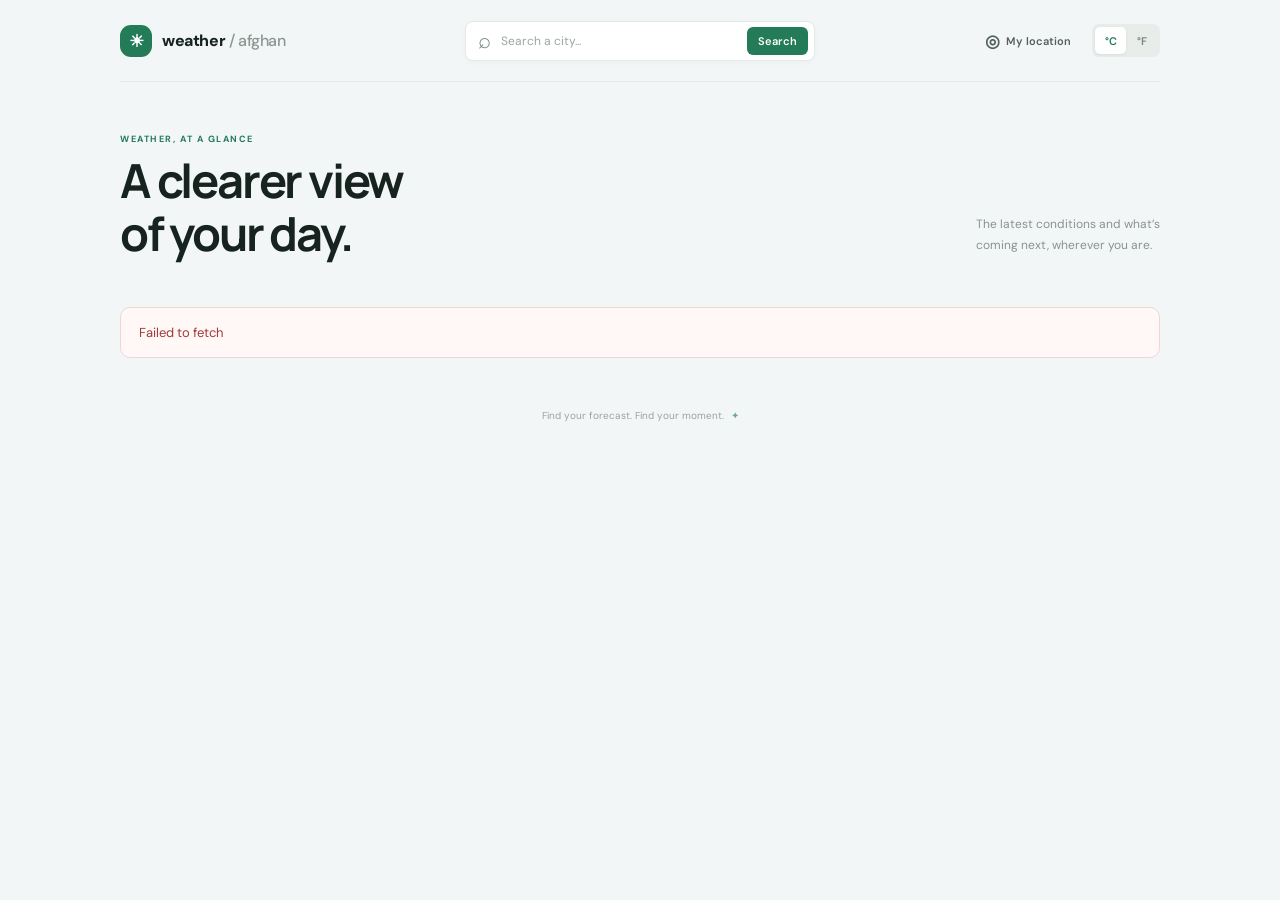
<file: index.html>
<!doctype html>
<html lang="en">
<head>
  <meta charset="utf-8">
  <meta name="viewport" content="width=device-width, initial-scale=1">
  <meta name="theme-color" content="#f3f6fb">
  <meta name="description" content="Check current weather and the forecast for any city.">
  <title>Weather — Afghan</title>
  <link rel="preconnect" href="https://api.open-meteo.com">
  <link rel="preconnect" href="https://geocoding-api.open-meteo.com">
  <link rel="stylesheet" href="styles.css">
  <script src="app.js" defer></script>
</head>
<body>
  <main class="shell">
    <header class="topbar">
      <a class="brand" href="#" aria-label="Afghan Weather home"><span class="brand-icon" aria-hidden="true">☀</span><span>weather<span class="brand-sub"> / afghan</span></span></a>
      <form class="search" id="search-form" role="search">
        <label class="visually-hidden" for="city-input">Search for a city</label>
        <span class="search-icon" aria-hidden="true">⌕</span>
        <input id="city-input" type="search" placeholder="Search a city..." autocomplete="off" required>
        <button type="submit" aria-label="Search city">Search</button>
      </form>
      <div class="toolbar">
        <button class="location-button" id="location-button" type="button" title="Use your current location" aria-label="Use my location"><span aria-hidden="true">◎</span><span class="location-label">My location</span></button>
        <div class="unit-switch" role="group" aria-label="Temperature units">
          <button type="button" data-unit="celsius" aria-pressed="true">°C</button>
          <button type="button" data-unit="fahrenheit" aria-pressed="false">°F</button>
        </div>
      </div>
    </header>

    <section class="intro" aria-labelledby="page-title">
      <div><p class="eyebrow">WEATHER, AT A GLANCE</p><h1 id="page-title">A clearer view<br>of your day.</h1></div>
      <p class="intro-note">The latest conditions and what’s<br class="desktop-break"> coming next, wherever you are.</p>
    </section>

    <div id="status" class="status" role="status" aria-live="polite">Loading weather…</div>
    <section class="dashboard" id="dashboard" hidden aria-label="Weather forecast">
      <article class="current-card">
        <div class="current-top"><div><p class="eyebrow light">CURRENT WEATHER</p><h2 id="place-name">—</h2><p id="place-detail" class="place-detail"></p></div><p id="current-date" class="current-date"></p></div>
        <div class="current-main"><div class="weather-symbol" id="current-icon" aria-hidden="true">☀</div><div class="temperature"><span id="current-temp">—</span><span class="degree" id="current-degree">°C</span></div><div class="condition"><p id="current-condition">—</p><span>Feels like <span id="feels-like">—</span><span id="feels-degree">°C</span></span></div></div>
        <div class="current-bottom"><div><span class="metric-icon" aria-hidden="true">◉</span><span class="metric-label">Humidity</span><strong id="humidity">—</strong></div><div><span class="metric-icon wind-icon" aria-hidden="true">↗</span><span class="metric-label">Wind</span><strong><span id="wind">—</span> <small id="wind-unit">km/h</small></strong></div><div><span class="metric-icon" aria-hidden="true">☂</span><span class="metric-label">Rain chance</span><strong id="rain-chance">—</strong></div></div>
      </article>

      <section class="panel hourly-panel" aria-labelledby="hourly-title"><div class="panel-heading"><div><p class="eyebrow">PLAN AHEAD</p><h2 id="hourly-title">Hourly forecast</h2></div><span class="panel-aside">Next 12 hours</span></div><div class="hourly-list" id="hourly-list"></div></section>
      <section class="panel daily-panel" aria-labelledby="daily-title"><div class="panel-heading"><div><p class="eyebrow">THE WEEK AHEAD</p><h2 id="daily-title">5-day forecast</h2></div><span class="panel-aside">High / low</span></div><div class="daily-list" id="daily-list"></div></section>
      <p class="attribution">Weather data by <a href="https://open-meteo.com/" target="_blank" rel="noreferrer">Open-Meteo</a> · Updated <span id="updated-at">—</span></p>
    </section>
    <footer class="page-footer">Find your forecast. Find your moment. <span aria-hidden="true">✦</span></footer>
  </main>
</body>
</html>
</file>
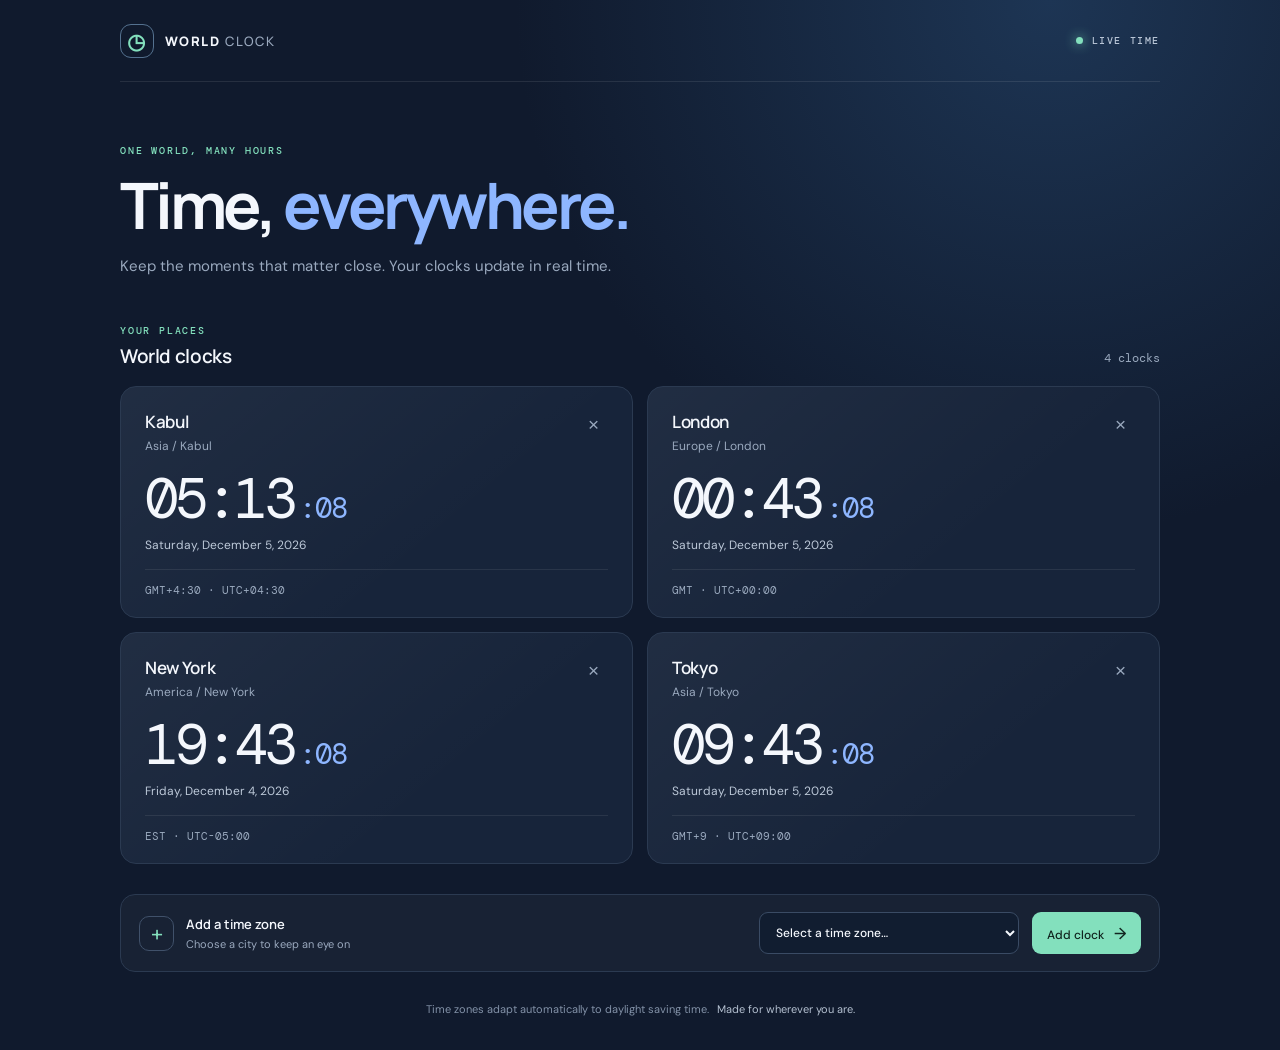
<file: clock.html>
<!doctype html>
<html lang="en">
<head>
  <meta charset="utf-8">
  <meta name="viewport" content="width=device-width, initial-scale=1">
  <meta name="theme-color" content="#101a2d">
  <meta name="description" content="A simple digital clock for your favorite time zones.">
  <title>World Clock — Afghan</title>
  <link rel="stylesheet" href="clock.css">
  <script src="clock.js" defer></script>
</head>
<body>
  <main class="shell">
    <header class="topbar">
      <a class="brand" href="clock.html" aria-label="World Clock home"><span class="brand-mark" aria-hidden="true">◷</span><span>WORLD<span class="brand-light">CLOCK</span></span></a>
      <p class="live-indicator"><span aria-hidden="true"></span> LIVE TIME</p>
    </header>

    <section class="intro" aria-labelledby="page-title">
      <p class="eyebrow">ONE WORLD, MANY HOURS</p>
      <h1 id="page-title">Time, <span>everywhere.</span></h1>
      <p class="intro-copy">Keep the moments that matter close. Your clocks update in real time.</p>
    </section>

    <section class="clock-section" aria-labelledby="clocks-heading">
      <div class="section-heading">
        <div><p class="eyebrow">YOUR PLACES</p><h2 id="clocks-heading">World clocks</h2></div>
        <span class="clock-count" id="clock-count" aria-live="polite"></span>
      </div>
      <div class="clock-grid" id="clock-grid" aria-live="polite"></div>
    </section>

    <form class="add-form" id="add-form">
      <div class="add-copy"><span class="plus" aria-hidden="true">+</span><div><strong>Add a time zone</strong><span>Choose a city to keep an eye on</span></div></div>
      <label class="visually-hidden" for="timezone-select">Time zone</label>
      <select id="timezone-select" required>
        <option value="">Select a time zone…</option>
      </select>
      <button type="submit">Add clock <span aria-hidden="true">→</span></button>
    </form>

    <footer>Time zones adapt automatically to daylight saving time. <span>Made for wherever you are.</span></footer>
  </main>
</body>
</html>
</file>
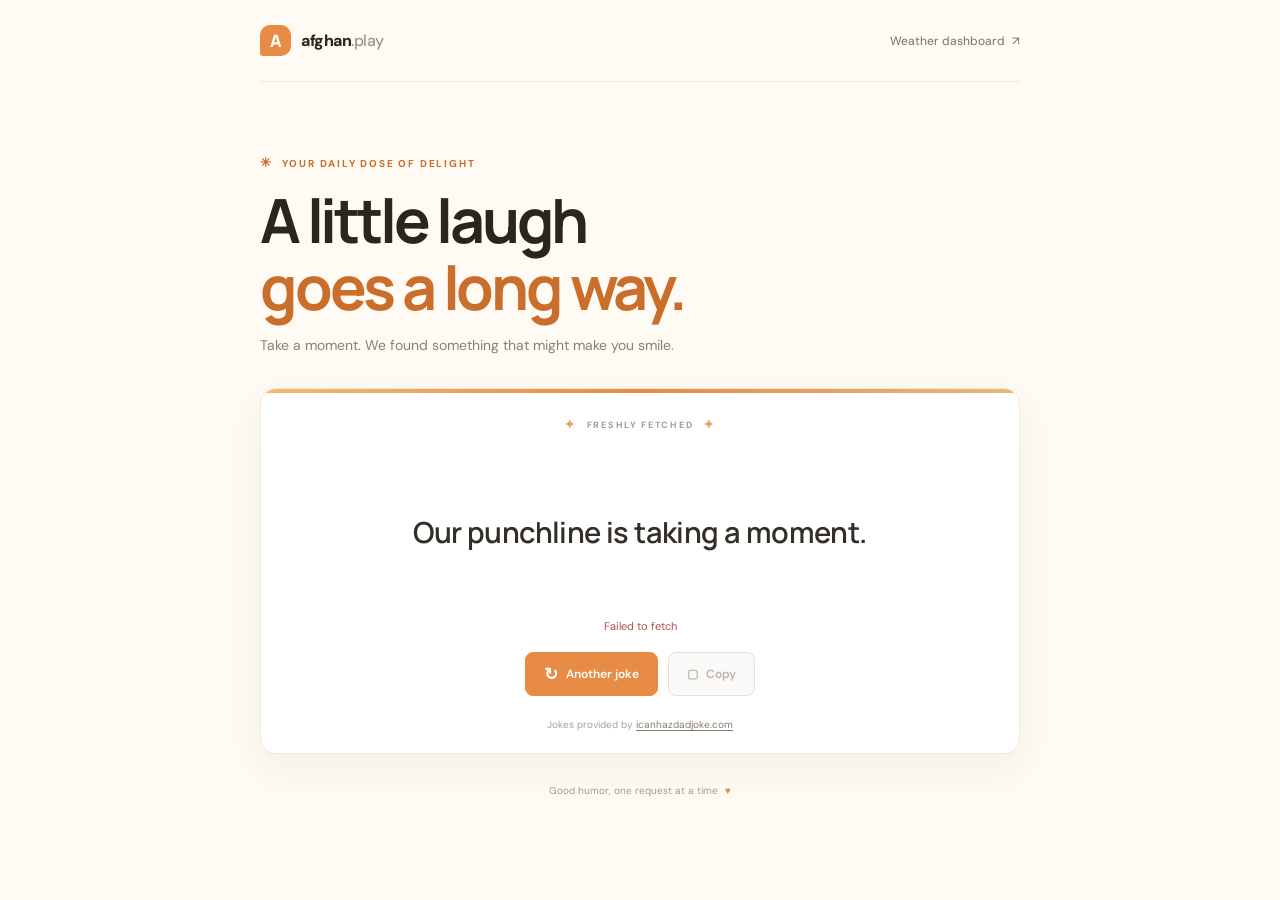
<file: joke.html>
<!doctype html>
<html lang="en">
<head>
  <meta charset="utf-8">
  <meta name="viewport" content="width=device-width, initial-scale=1">
  <meta name="theme-color" content="#fff8ed">
  <meta name="description" content="Get a fresh random joke from icanhazdadjoke.com.">
  <title>A little laugh — Afghan</title>
  <link rel="preconnect" href="https://icanhazdadjoke.com">
  <link rel="stylesheet" href="joke.css">
  <script src="joke.js" defer></script>
</head>
<body>
  <main class="page-shell">
    <header class="topbar">
      <a class="brand" href="index.html"><span class="brand-mark" aria-hidden="true">A</span><span>afghan<span class="brand-muted">.play</span></span></a>
      <a class="back-link" href="index.html">Weather dashboard <span aria-hidden="true">↗</span></a>
    </header>

    <section class="hero" aria-labelledby="page-title">
      <p class="eyebrow"><span aria-hidden="true">✳</span> YOUR DAILY DOSE OF DELIGHT</p>
      <h1 id="page-title">A little laugh<br><span>goes a long way.</span></h1>
      <p class="intro">Take a moment. We found something that might make you smile.</p>
    </section>

    <section class="joke-card" aria-label="Random joke generator">
      <div class="card-top"><span class="sparkle" aria-hidden="true">✦</span><span>FRESHLY FETCHED</span><span class="sparkle" aria-hidden="true">✦</span></div>
      <div class="joke-content" aria-live="polite" aria-atomic="true">
        <p id="joke-text" class="joke-text">Ready for a joke?</p>
      </div>
      <p id="status" class="status" role="status">Fetching a little laugh…</p>
      <div class="card-actions">
        <button id="new-joke" class="primary-button" type="button"><span aria-hidden="true">↻</span> Another joke</button>
        <button id="copy-joke" class="copy-button" type="button" disabled><span aria-hidden="true">▢</span> Copy</button>
      </div>
      <p class="source">Jokes provided by <a href="https://icanhazdadjoke.com/" target="_blank" rel="noreferrer">icanhazdadjoke.com</a></p>
    </section>

    <footer class="page-footer">Good humor, one request at a time <span aria-hidden="true">♥</span></footer>
  </main>
</body>
</html>
</file>
<file: styles.css>
@import url('https://fonts.googleapis.com/css2?family=DM+Sans:wght@400;500;600;700&family=Manrope:wght@400;500;600;700;800&display=swap');

:root{color-scheme:light;--ink:#17231f;--muted:#75817b;--green:#237b58;--line:#e7ece8;--paper:#fff;--bg:#f3f6f7;font-family:'DM Sans',sans-serif}*{box-sizing:border-box}body{margin:0;min-height:100vh;color:var(--ink);background:var(--bg)}button,input{font:inherit}button{cursor:pointer}.shell{width:min(100% - 48px,1040px);margin:0 auto}.topbar{min-height:82px;display:grid;grid-template-columns:1fr minmax(240px,350px) 1fr;align-items:center;gap:24px;border-bottom:1px solid #e3e9e7}.brand{display:flex;align-items:center;gap:10px;color:var(--ink);text-decoration:none;font-weight:800;letter-spacing:-.4px}.brand-icon{display:grid;width:32px;height:32px;place-items:center;color:#fff;background:var(--green);border-radius:11px;font-size:17px}.brand-sub{color:#8b9690;font-weight:500}.search{height:40px;display:flex;align-items:center;gap:8px;padding:0 6px 0 12px;background:#fff;border:1px solid #e4e9e5;border-radius:8px;box-shadow:0 2px 6px #18342a08}.search-icon{color:#75847a;font-size:22px;line-height:1}.search input{width:100%;min-width:0;border:0;outline:0;background:transparent;color:var(--ink);font-size:12px}.search input::placeholder{color:#9ba59e}.search button{height:28px;padding:0 11px;color:#fff;background:var(--green);border:0;border-radius:6px;font-size:11px;font-weight:600}.toolbar{display:flex;justify-content:flex-end;align-items:center;gap:13px}.location-button{display:flex;align-items:center;gap:6px;padding:8px;color:#536159;background:transparent;border:0;font-size:11px;font-weight:600}.location-button:hover{color:var(--green)}.location-button>span:first-child{font-size:17px}.unit-switch{display:flex;padding:3px;background:#e8ede9;border-radius:7px}.unit-switch button{width:31px;height:27px;color:#78837c;background:transparent;border:0;border-radius:5px;font-size:11px;font-weight:600}.unit-switch button[aria-pressed=true]{color:var(--green);background:#fff;box-shadow:0 1px 3px #18342a14}.intro{display:flex;align-items:flex-end;justify-content:space-between;padding:51px 0 26px}.eyebrow{margin:0 0 9px;color:var(--green);font-size:9px;font-weight:700;letter-spacing:1.55px}.intro h1{margin:0;font-family:Manrope,sans-serif;font-size:clamp(35px,5vw,47px);line-height:1.12;letter-spacing:-2.2px;font-weight:700}.intro-note{margin:0 0 4px;color:#88938c;font-size:12px;line-height:1.7}.status{margin:22px 0;padding:16px 18px;color:#69766e;background:#fff;border:1px solid var(--line);border-radius:10px;font-size:13px}.status-error{color:#a03939;background:#fff8f7;border-color:#f1d7d4}.dashboard[hidden],.status[hidden]{display:none}.current-card{position:relative;overflow:hidden;padding:24px 28px 20px;color:#fff;background:linear-gradient(112deg,#205c48 0%,#24795b 60%,#338b68 100%);border-radius:14px;box-shadow:0 10px 24px #205c481b}.current-card:after{position:absolute;top:-125px;right:80px;width:340px;height:340px;border:1px solid #ffffff0f;border-radius:50%;box-shadow:0 0 0 42px #ffffff08,0 0 0 84px #ffffff06;content:'';pointer-events:none}.current-top{position:relative;z-index:1;display:flex;align-items:flex-start;justify-content:space-between}.eyebrow.light{color:#c3dfcf}.current-top h2{margin:0;font-family:Manrope,sans-serif;font-size:22px;letter-spacing:-.5px}.place-detail{margin:4px 0 0;color:#d0e4d8;font-size:11px}.current-date{margin:3px 0 0;color:#d0e4d8;font-size:11px}.current-main{position:relative;z-index:1;display:flex;min-height:145px;align-items:center;gap:20px;padding:2px 0 5px}.weather-symbol{font-size:66px;line-height:1;filter:drop-shadow(0 5px 8px #153c2e33)}.temperature{display:flex;align-items:flex-start;font-family:Manrope,sans-serif;font-size:76px;font-weight:500;line-height:1;letter-spacing:-5px}.degree{padding:10px 0 0 4px;font-family:'DM Sans',sans-serif;font-size:19px;letter-spacing:0}.condition{align-self:center;margin:15px 0 0 4px}.condition p{margin:0 0 7px;font-size:14px;font-weight:600}.condition>span{color:#d0e4d8;font-size:10px}.current-bottom{position:relative;z-index:1;display:flex;gap:34px;padding-top:16px;border-top:1px solid #ffffff30}.current-bottom>div{display:grid;grid-template-columns:18px auto;grid-template-rows:auto auto;column-gap:5px;align-items:center}.metric-icon{grid-row:1/3;color:#d1e6d9;font-size:13px}.metric-label{color:#d0e4d8;font-size:9px}.current-bottom strong{font-size:12px;font-weight:600}.current-bottom small{color:#d0e4d8;font-size:9px;font-weight:400}.panel{margin-top:15px;padding:20px 24px;background:var(--paper);border:1px solid #e9eeeb;border-radius:12px;box-shadow:0 4px 14px #18342a05}.panel-heading{display:flex;justify-content:space-between;align-items:flex-end;margin-bottom:15px}.panel-heading .eyebrow{margin-bottom:5px}.panel-heading h2{margin:0;font-family:Manrope,sans-serif;font-size:15px;letter-spacing:-.25px}.panel-aside{color:#9aa39d;font-size:10px}.hourly-list{display:grid;grid-template-columns:repeat(12,minmax(45px,1fr));overflow-x:auto;padding-bottom:2px}.hour-item{display:flex;min-width:45px;align-items:center;flex-direction:column;gap:10px;padding:5px 3px}.hour-time{color:#87928b;font-size:9px}.hour-icon{font-size:18px;line-height:1.25}.hour-temp{color:#3c4941;font-size:11px;font-weight:600}.daily-panel{margin-top:15px}.daily-list{display:flex;flex-direction:column}.daily-row{display:grid;grid-template-columns:1fr 1.5fr 58px 98px;align-items:center;min-height:45px;border-top:1px solid #f0f2f0}.day-name{color:#37443b;font-size:11px;font-weight:600}.day-condition{display:flex;align-items:center;gap:9px;color:#7e8981;font-size:10px}.day-icon{font-size:17px}.day-rain{color:#4d93b3;font-size:10px}.day-temps{display:flex;justify-content:flex-end;gap:14px;color:#9aa39d;font-size:11px}.day-temps strong{color:#39463e;font-weight:600}.attribution{margin:13px 3px 0;color:#9aa39d;font-size:9px}.attribution a{color:#668575;text-decoration:none}.attribution a:hover{text-decoration:underline}.page-footer{padding:29px 0 30px;color:#9aa39d;text-align:center;font-size:10px}.page-footer span{margin-left:4px;color:#71a982}.visually-hidden{position:absolute;width:1px;height:1px;padding:0;margin:-1px;overflow:hidden;clip:rect(0,0,0,0);white-space:nowrap;border:0}button:focus-visible,input:focus-visible{outline:3px solid #9cc9aa;outline-offset:2px}
@media(max-width:720px){.shell{width:min(100% - 32px,620px)}.topbar{grid-template-columns:1fr auto;gap:12px;padding:13px 0}.search{grid-column:1/-1;grid-row:2}.toolbar{grid-column:2;grid-row:1}.intro{padding-top:38px}.intro-note{font-size:10px}.current-card{padding:21px 20px 18px}.current-main{gap:14px}.weather-symbol{font-size:53px}.temperature{font-size:64px}.current-bottom{gap:24px}.panel{padding:18px}.hourly-list{grid-template-columns:repeat(12,55px)}.daily-row{grid-template-columns:1fr 1.4fr 42px 85px}}
@media(max-width:440px){.shell{width:calc(100% - 24px)}.brand-sub{font-size:11px}.location-label{display:none}.intro{align-items:flex-start;flex-direction:column;gap:10px;padding:34px 0 20px}.intro h1{font-size:38px}.intro-note br{display:none}.current-card{padding:18px 16px 15px}.current-top h2{font-size:19px}.current-date{max-width:100px;text-align:right;font-size:9px}.current-main{min-height:126px;gap:10px}.weather-symbol{font-size:45px}.temperature{font-size:55px;letter-spacing:-4px}.degree{padding-top:8px;font-size:15px}.condition{margin-left:0}.condition p{font-size:12px}.condition>span{font-size:9px}.current-bottom{justify-content:space-between;gap:8px}.current-bottom>div{grid-template-columns:15px auto;column-gap:3px}.metric-label{font-size:8px}.current-bottom strong{font-size:11px}.daily-row{grid-template-columns:1fr 1.2fr 32px 72px}.day-condition{gap:5px;font-size:9px}.day-temps{gap:8px;font-size:10px}.panel{padding:16px 13px}.panel-heading h2{font-size:14px}}
@media(prefers-reduced-motion:reduce){*,*::before,*::after{scroll-behavior:auto!important;animation-duration:.01ms!important;transition-duration:.01ms!important}}
</file>
<file: clock.css>
@import url('https://fonts.googleapis.com/css2?family=DM+Mono:wght@400;500&family=DM+Sans:wght@400;500;600;700&family=Manrope:wght@400;500;600;700;800&display=swap');

:root{color-scheme:dark;--bg:#101a2d;--panel:#17243a;--panel2:#1b2b44;--ink:#f4f7fc;--muted:#9aa9be;--line:#2b3a51;--mint:#83e0bd;--blue:#8eb6ff;font-family:'DM Sans',sans-serif}*{box-sizing:border-box}body{margin:0;min-height:100vh;background:radial-gradient(ellipse at 82% 0%,#1d3554 0,transparent 36%),var(--bg);color:var(--ink)}.shell{width:min(100% - 48px,1040px);margin:auto}.topbar{height:82px;display:flex;align-items:center;justify-content:space-between;border-bottom:1px solid rgba(255,255,255,.09)}.brand{display:flex;gap:11px;align-items:center;color:var(--ink);font:800 13px Manrope,sans-serif;letter-spacing:.11em;text-decoration:none}.brand-mark{display:grid;place-items:center;width:34px;height:34px;border:1px solid #54718f;border-radius:11px;color:var(--mint);font-size:21px}.brand-light{font-weight:500;color:var(--muted);margin-left:5px}.live-indicator{display:flex;align-items:center;gap:9px;color:#b8c5d6;font:500 10px 'DM Mono',monospace;letter-spacing:.16em}.live-indicator span{width:7px;height:7px;border-radius:50%;background:var(--mint);box-shadow:0 0 12px #83e0bd}.intro{padding:62px 0 48px}.eyebrow{margin:0 0 13px;color:var(--mint);font:500 10px 'DM Mono',monospace;letter-spacing:.18em}.intro h1{margin:0;font:700 clamp(38px,6vw,64px)/1.08 Manrope,sans-serif;letter-spacing:-.055em}.intro h1 span{color:var(--blue)}.intro-copy{margin:17px 0 0;color:var(--muted);font-size:15px}.clock-section{padding-bottom:30px}.section-heading{display:flex;align-items:end;justify-content:space-between;margin-bottom:17px}.section-heading .eyebrow{margin-bottom:6px}.section-heading h2{margin:0;font:600 19px Manrope,sans-serif;letter-spacing:-.02em}.clock-count{color:var(--muted);font:12px 'DM Mono',monospace;padding-bottom:3px}.clock-grid{display:grid;grid-template-columns:repeat(2,minmax(0,1fr));gap:14px}.clock-card{position:relative;min-width:0;padding:23px 24px 20px;background:linear-gradient(140deg,rgba(255,255,255,.045),transparent 65%),var(--panel);border:1px solid var(--line);border-radius:16px;overflow:hidden}.clock-card.local{border-color:#416854;background:linear-gradient(140deg,rgba(131,224,189,.09),transparent 68%),var(--panel)}.card-top{display:flex;align-items:flex-start;justify-content:space-between;gap:10px}.city{margin:0;font:600 17px Manrope,sans-serif;letter-spacing:-.02em}.zone{margin:5px 0 0;color:var(--muted);font-size:12px}.local-tag{display:inline-flex;align-items:center;gap:6px;margin-top:11px;color:var(--mint);font:500 9px 'DM Mono',monospace;letter-spacing:.12em}.local-tag:before{content:'';width:5px;height:5px;border-radius:50%;background:var(--mint)}.remove-button{display:grid;place-items:center;width:29px;height:29px;flex:none;border:1px solid transparent;border-radius:8px;background:transparent;color:#9aa9be;font-size:19px;cursor:pointer}.remove-button:hover,.remove-button:focus-visible{color:#fff;border-color:var(--line);background:#24344b;outline:none}.time{display:flex;align-items:baseline;gap:5px;margin:17px 0 3px;font:400 clamp(38px,6vw,56px)/1 'DM Mono',monospace;letter-spacing:-.075em;font-variant-numeric:tabular-nums}.seconds{color:var(--blue);font-size:.52em;letter-spacing:-.04em}.date{margin:10px 0 0;color:#bdc9d9;font-size:12px}.offset{margin:16px 0 0;padding-top:13px;border-top:1px solid rgba(255,255,255,.08);color:var(--muted);font:11px 'DM Mono',monospace}.add-form{display:grid;grid-template-columns:1fr minmax(190px,260px) auto;align-items:center;gap:13px;padding:17px 18px;background:rgba(255,255,255,.035);border:1px solid var(--line);border-radius:15px}.add-copy{display:flex;align-items:center;gap:12px}.plus{display:grid;place-items:center;width:35px;height:35px;border:1px solid #40516a;border-radius:10px;color:var(--mint);font-size:22px}.add-copy strong,.add-copy div>span{display:block}.add-copy strong{font:600 13px Manrope,sans-serif}.add-copy div>span{margin-top:4px;color:var(--muted);font-size:11px}select,.add-form button{height:42px;border-radius:9px;font:500 12px 'DM Sans',sans-serif}select{min-width:0;padding:0 12px;border:1px solid #3a4b64;background:#111d30;color:var(--ink);outline:none}select:focus{border-color:var(--mint)}.add-form button{padding:0 15px;border:0;background:var(--mint);color:#11251f;cursor:pointer}.add-form button:hover{background:#a2f1d2}.add-form button span{padding-left:7px;font-size:16px}footer{padding:30px 0 34px;text-align:center;color:#8392a8;font-size:11px}footer span{color:#b4c0d0;margin-left:5px}.visually-hidden{position:absolute;width:1px;height:1px;padding:0;margin:-1px;overflow:hidden;clip:rect(0,0,0,0);white-space:nowrap;border:0}
@media(max-width:680px){.shell{width:min(100% - 32px,520px)}.intro{padding:48px 0 37px}.clock-grid{grid-template-columns:1fr}.clock-card{padding:20px}.time{font-size:54px}.add-form{grid-template-columns:1fr auto}.add-copy{grid-column:1/-1}.add-form select{grid-column:1}.add-form button{grid-column:2}.section-heading{margin-bottom:13px}}
@media(max-width:390px){.shell{width:calc(100% - 24px)}.add-form{gap:9px;padding:14px 12px}.add-form button{padding:0 10px}.intro-copy{font-size:14px}}
@media(prefers-reduced-motion:reduce){*,*::before,*::after{scroll-behavior:auto!important;animation-duration:.01ms!important;transition-duration:.01ms!important}}
</file>
<file: joke.css>
@import url('https://fonts.googleapis.com/css2?family=DM+Sans:wght@400;500;600;700&family=Manrope:wght@400;500;600;700;800&display=swap');

:root {
  color-scheme: light;
  --ink: #29251f;
  --muted: #898176;
  --orange: #e78b45;
  --orange-dark: #c96e2b;
  --paper: #fff;
  --line: #f0e9df;
  --background: #fffaf3;
  font-family: 'DM Sans', sans-serif;
}

* { box-sizing: border-box; }
body { min-height: 100vh; margin: 0; color: var(--ink); background: var(--background); }
button { font: inherit; cursor: pointer; }
a { color: inherit; }
.page-shell { width: min(100% - 40px, 760px); margin: 0 auto; }
.topbar { height: 82px; display: flex; align-items: center; justify-content: space-between; border-bottom: 1px solid #f0e9df; }
.brand { display: inline-flex; align-items: center; gap: 10px; text-decoration: none; font-weight: 800; letter-spacing: -.5px; }
.brand-mark { display: grid; width: 31px; height: 31px; place-items: center; color: white; background: var(--orange); border-radius: 10px 10px 10px 3px; font-family: Manrope, sans-serif; font-size: 17px; }
.brand-muted { color: #9e9589; font-weight: 500; }
.back-link { color: #777064; text-decoration: none; font-size: 12px; }
.back-link:hover { color: var(--orange-dark); }
.back-link span { margin-left: 4px; }
.hero { padding: 72px 0 34px; }
.eyebrow { margin: 0 0 15px; color: var(--orange-dark); font-size: 10px; font-weight: 700; letter-spacing: 1.8px; }
.eyebrow span { margin-right: 5px; font-size: 13px; }
h1 { margin: 0; font-family: Manrope, sans-serif; font-size: clamp(42px, 8vw, 61px); line-height: 1.1; letter-spacing: -3.2px; font-weight: 700; }
h1 span { color: var(--orange-dark); }
.intro { margin: 16px 0 0; color: var(--muted); font-size: 14px; }
.joke-card { position: relative; overflow: hidden; padding: 27px 32px 22px; background: var(--paper); border: 1px solid var(--line); border-radius: 16px; box-shadow: 0 14px 40px rgb(75 55 27 / 6%); }
.joke-card::before { position: absolute; top: 0; right: 0; left: 0; height: 4px; background: linear-gradient(90deg, #f3bb70, #e78b45, #eab977); content: ''; }
.card-top { display: flex; align-items: center; justify-content: center; gap: 10px; color: #a39a8e; font-size: 9px; font-weight: 700; letter-spacing: 1.7px; }
.sparkle { color: #e5a464; font-size: 13px; }
.joke-content { display: grid; min-height: 186px; place-items: center; padding: 25px 12px 12px; }
.joke-text { max-width: 570px; margin: 0; color: #332e27; text-align: center; font-family: Manrope, sans-serif; font-size: clamp(21px, 4vw, 29px); line-height: 1.55; font-weight: 600; letter-spacing: -.6px; overflow-wrap: anywhere; }
.status { min-height: 18px; margin: 0 0 15px; color: #8d867b; text-align: center; font-size: 11px; }
.status.is-error { color: #ad5144; }
.card-actions { display: flex; justify-content: center; gap: 10px; }
.primary-button, .copy-button { display: inline-flex; min-height: 44px; align-items: center; justify-content: center; gap: 8px; padding: 0 18px; border-radius: 8px; font-size: 12px; font-weight: 600; transition: background .2s, transform .2s, border-color .2s; }
.primary-button { color: #fff; background: var(--orange); border: 1px solid var(--orange); }
.primary-button:hover:not(:disabled) { background: var(--orange-dark); border-color: var(--orange-dark); transform: translateY(-1px); }
.primary-button > span { font-size: 17px; }
.copy-button { color: #70685c; background: #fff; border: 1px solid #e8e1d7; }
.copy-button:hover:not(:disabled) { color: var(--orange-dark); border-color: #e6b987; }
.copy-button:disabled { color: #bdb6ac; background: #faf9f7; cursor: not-allowed; }
.primary-button:disabled { opacity: .7; cursor: wait; }
.primary-button.is-loading > span { animation: spin 1s linear infinite; }
.source { margin: 22px 0 0; color: #aaa195; text-align: center; font-size: 10px; }
.source a { color: #857b6e; text-underline-offset: 2px; }
.source a:hover { color: var(--orange-dark); }
.page-footer { padding: 30px 0 35px; color: #a49b8f; text-align: center; font-size: 10px; }
.page-footer span { margin-left: 4px; color: var(--orange); }
button:focus-visible, a:focus-visible { outline: 3px solid #f2c99f; outline-offset: 3px; }
@keyframes spin { to { transform: rotate(360deg); } }
@media (max-width: 520px) {
  .page-shell { width: min(100% - 28px, 760px); }
  .topbar { height: 68px; }
  .hero { padding: 52px 0 27px; }
  h1 { letter-spacing: -2.5px; }
  .joke-card { padding: 24px 18px 19px; }
  .joke-content { min-height: 180px; }
}
@media (prefers-reduced-motion: reduce) { *, *::before, *::after { animation-duration: .01ms !important; transition-duration: .01ms !important; } }
</file>
